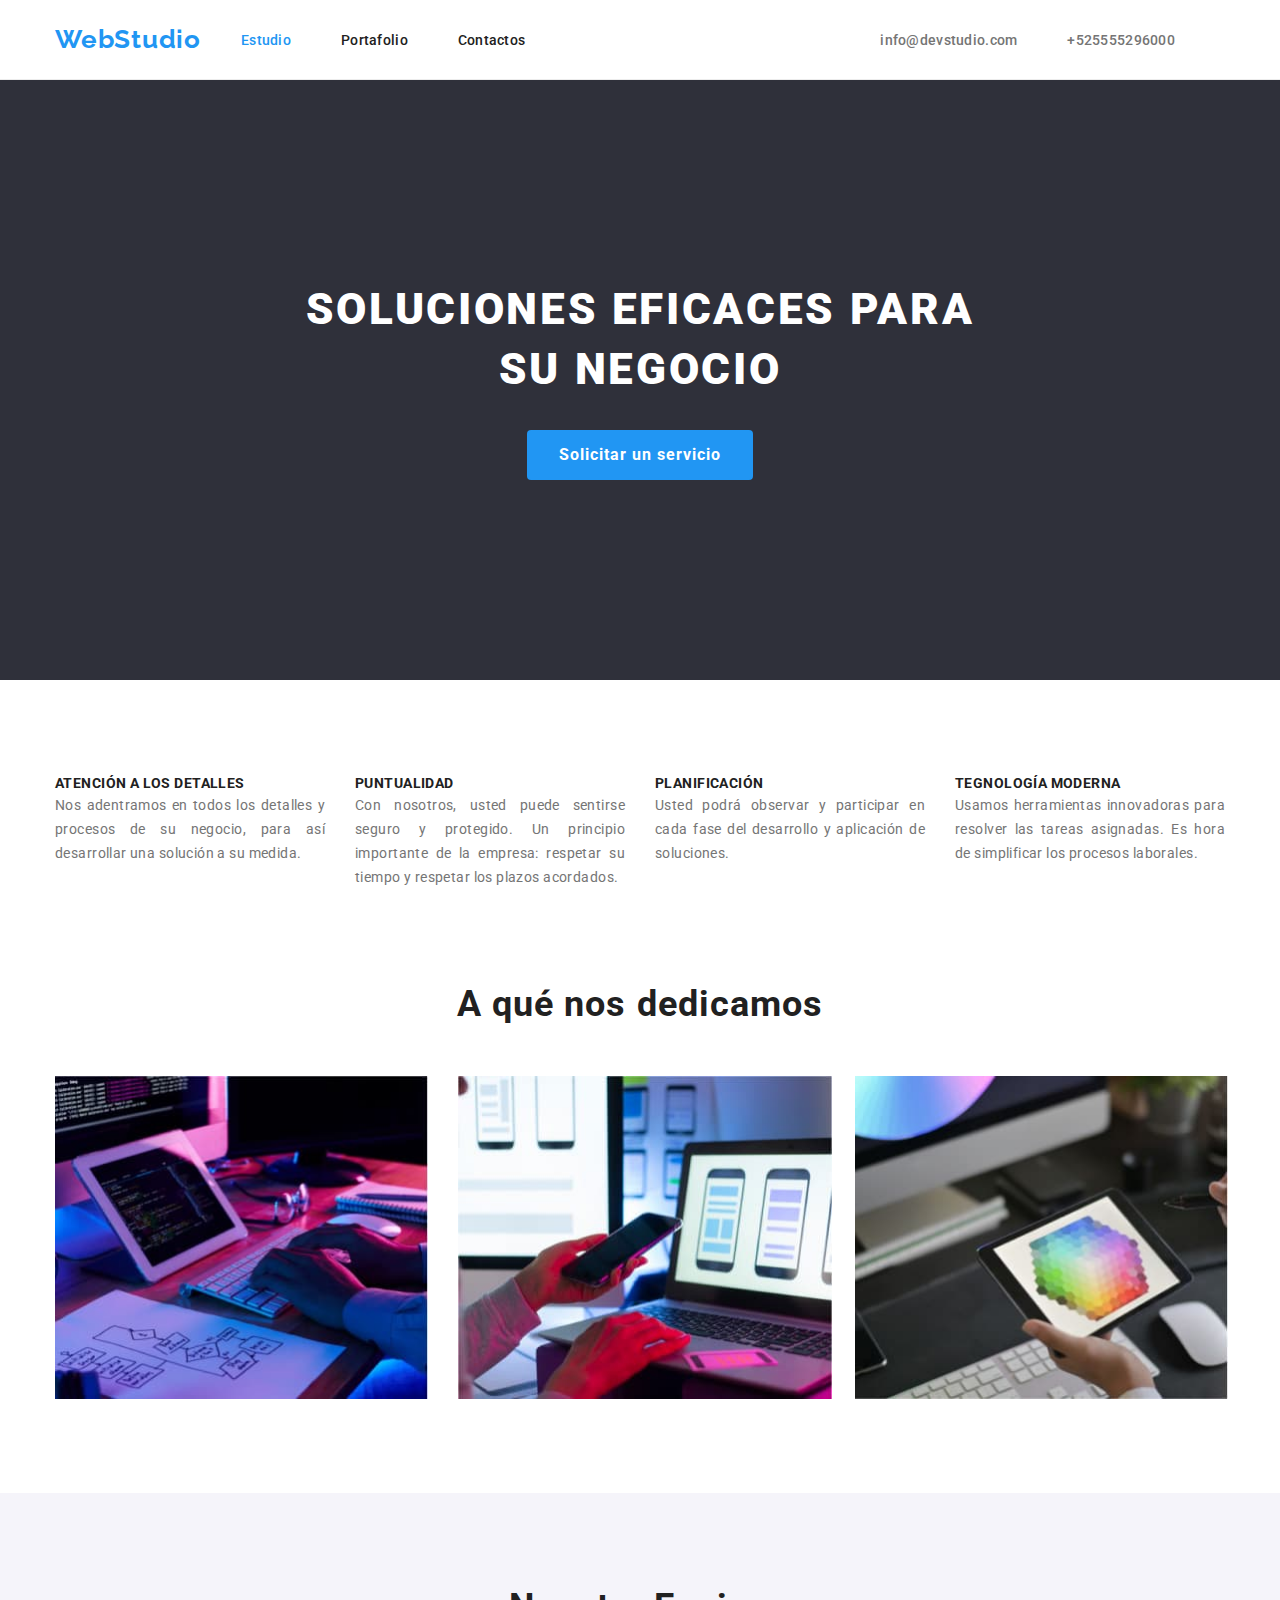
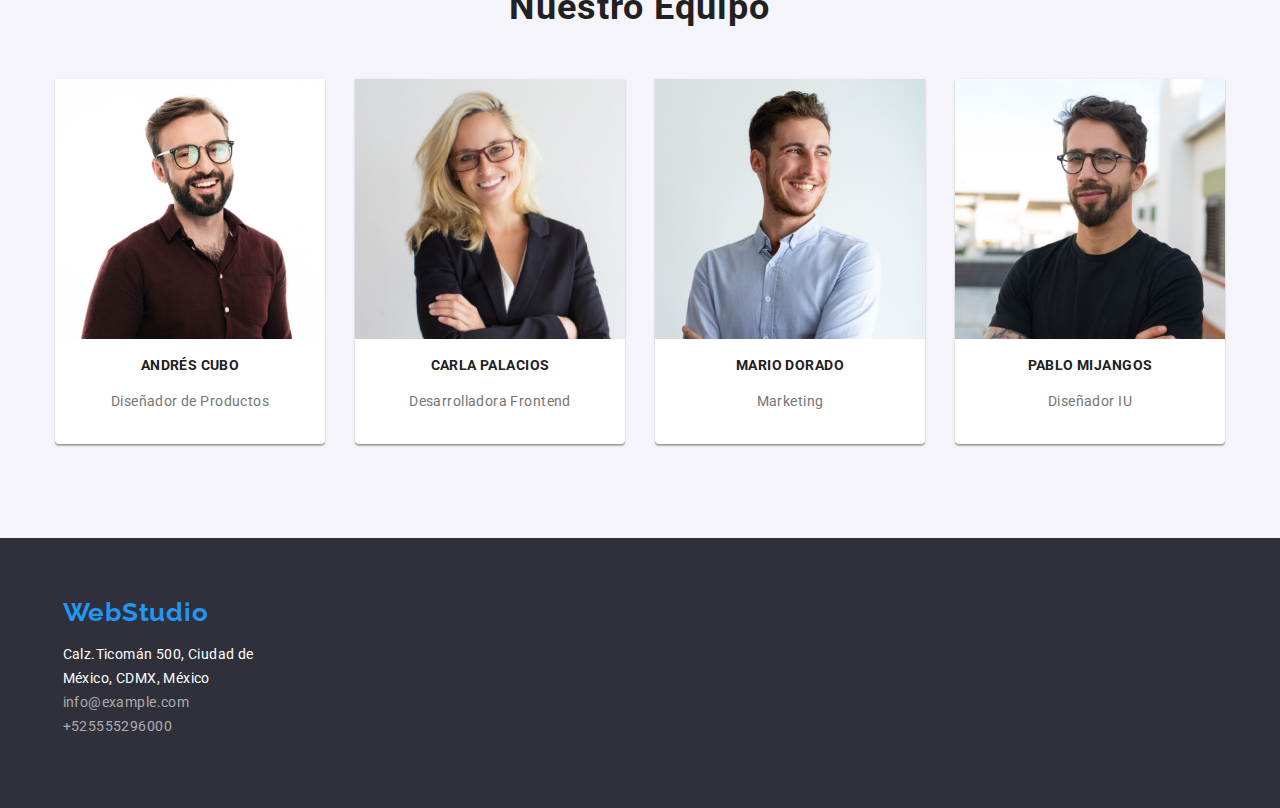
<file: index.html>
<!DOCTYPE html>
<html lang="en">
<head>
    <meta charset="UTF-8">
    <title>Document</title>
    <link rel="stylesheet" href="./css/modern-normalize.css">
    <link rel="stylesheet" href="./css/style.css">
    <link rel="preconnect" href="https://fonts.googleapis.com">
    <link rel="preconnect" href="https://fonts.gstatic.com" crossorigin>
    <link href="https://fonts.googleapis.com/css2?family=Raleway:wght@400;700&family=Roboto:wght@400;500;700;900&display=swap" rel="stylesheet">
</head>

<body>
    <header class="header">
    <div class="container-header">
     <nav class="head">
            <a class="link-web" href="">WebStudio</a>
            <!-- La navegación а otros sitios -->
            <ul class="link-nav">
                <li class="current"><a href="./index.html">Estudio</a></li>
                <li><a href="./portfolio.html">Portafolio</a></li>
                <li><a href="">Contactos</a></li>

            </ul>
            </nav>

        <ul class="contact">
            <li><a class="email" href="mailto:info@devstudio.com">info@devstudio.com</a></li>
            <li><a class="Contacto" href="tel:+525555296000">+525555296000</a></li>
        </ul>
        </div>
    </header> 

    <main>
<!-- Contenedor titulo principal -->
        <section class="hero">
        <div class="hero-section">
            <h1  class="tittle">SOLUCIONES EFICACES PARA SU NEGOCIO</h1>
            <button  class="button" type="button">Solicitar un servicio</button>
        </div>
        </section>

<!-- descripcion -->
<section class="section">
    <div class="container">
        <ul class="details-principal">
            <li>
                <h3 class="principal-tittle">ATENCIÓN A LOS DETALLES</h3>
                <p class="principal-text">Nos adentramos en todos los detalles y procesos de su negocio, para así desarrollar una solución a su medida.</p>
                </li>
             <li>
                    <h3 class="principal-tittle">PUNTUALIDAD</h3>
                     <P class="principal-text">Con nosotros, usted puede sentirse seguro y protegido. Un
                     principio
                     importante de la empresa: respetar su tiempo y
                    respetar los plazos acordados.</P>
                    </li>
            <li>
                        <h3 class="principal-tittle">PLANIFICACIÓN</h3>
                        <P class="principal-text">Usted podrá observar y participar en cada fase del desarrollo y
                            aplicación de soluciones.</P>
                    </li>
                    
            <li>
                        <h3 class="principal-tittle">TEGNOLOGÍA MODERNA</h3>
                        <P class="principal-text">Usamos herramientas innovadoras para resolver las tareas
                            asignadas. Es
                            hora de simplificar los procesos laborales.</P>
                    </li>
                </ul>
        </div>


</section>
    
    
    <!-- A que se dedican -->

    <section class="container-images">
        <div class="container">
            <h2 class="tittle-img-prin">A qué nos dedicamos</h2>
            <ul class="list-img">
                <li class="images-details">
                <img class="image-prin-details" src="images/hombreescribiendo.jpg" width="370" alt="imagenfigma">
                </li>
                <li class="images-deta1">
                <img class="image-prin-details" src="images/computadoratlf.jpg" width="370" alt="imagenfigma">
                </li>
                <li class="images-details">
                <img class="image-prin-details" src="images/ipad.jpg" width="370" alt="imagenfigma">
                </li>
             </ul>
        </div>
    </section>
               
 <!-- Imagenes equipo -->

        <section class="equipment  section">
            <div class="container">
                <h2 class="tittle-prin-equip">Nuestro Equipo</h2>
                <ul class="list-equip">
                <li class="conten-img-equip">
                <img class="imag-prin-equip" src="images/hombrelentescamisamarron.jpg" width="270" alt="imagenfigma">
                <h3 class="tittle-principal">Andrés Cubo</h3>
                <p class="text-principal">Diseñador de Productos</p>
                </li>
    
                <li class="conten-img-equip">
                <img class="imag-prin-equip" src="images/mujer.jpg" width="270" alt="imagenfigma">
                <h3 class="tittle-principal">Carla Palacios</h3>
                <p class="text-principal">Desarrolladora Frontend</p>
                </li>
    
                <li class="conten-img-equip">
                <img class="imag-prin-equip" src="images/hombresinlentes.jpg" width="270" alt="imagenfigma">
                <h3 class="tittle-principal">Mario Dorado</h3>
                <p class="text-principal">Marketing</p>
                </li>
    
                <li class="conten-img-equip1">
                <img class="imag-prin-equip" src="images/hombrecamisanegra.jpg" width="270" alt="imagenfigma">
                <h3 class="tittle-principal">Pablo Mijangos</h3>
                <p class="text-principal">Diseñador IU </p>

                     </li>
                </ul>
            </div>
        </section>
</main>

    <footer>
        <div class="container">
        <a class="link-web" href="">WebStudio</a>
        <address>
            <ul class="link-footer">
                <li><a class="link-map" href="">Calz.Ticomán 500, Ciudad de México, CDMX, México</a></li>
                <li><a class="link-con" href="mailto:info@example.com" title="EnviarCorreo">info@example.com</a></li>
                <li><a class="link-con" href="tel:+525555296000">+525555296000</a></li>
                </ul>
            </address> 
        </div>
    </footer>
       
    
        
</body>
</html>
</file>
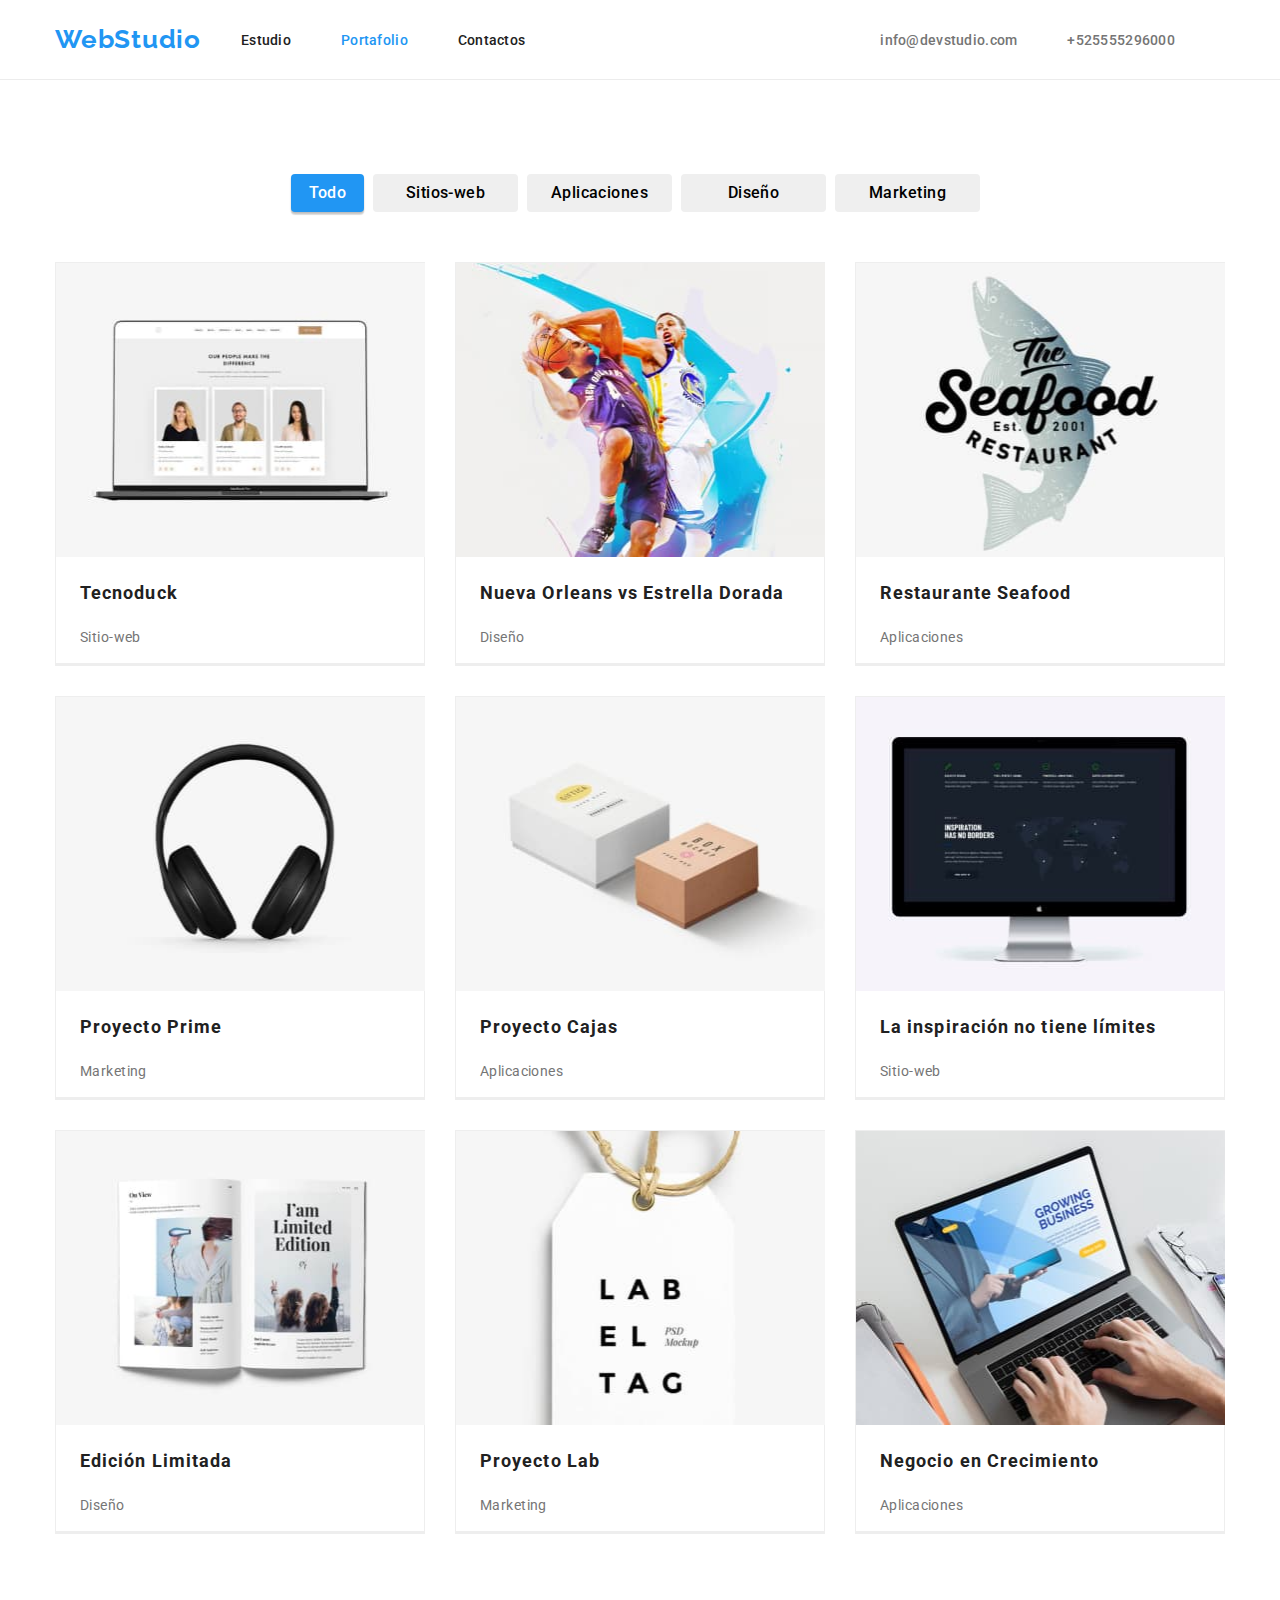
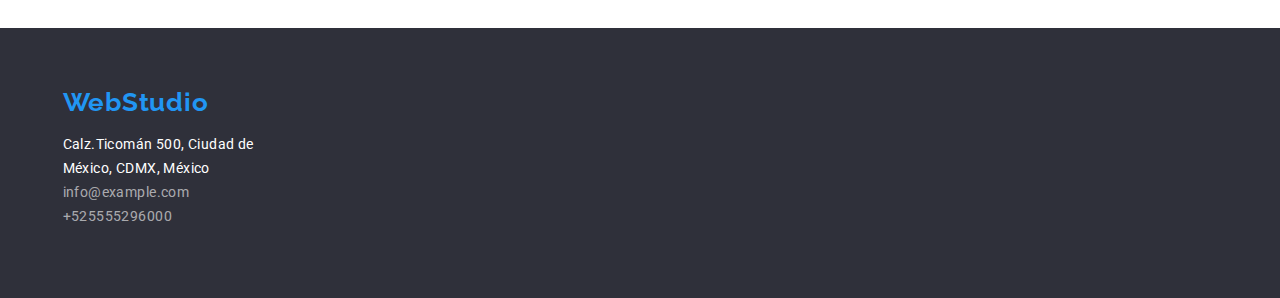
<file: portfolio.html>
<!DOCTYPE html>
<html lang="en">
<head>
    <meta charset="UTF-8">
    <title>Document</title>
    <link rel="stylesheet" href="./css/modern-normalize.css">
    <link rel="stylesheet" href="./css/style.css">
    <link rel="preconnect" href="https://fonts.googleapis.com">
    <link rel="preconnect" href="https://fonts.gstatic.com" crossorigin>
    <link href="https://fonts.googleapis.com/css2?family=Raleway:wght@400;700&family=Roboto:wght@400;500;700;900&display=swap" rel="stylesheet">
</head>
<body>  
<header class="header">
    <div class="container-header">
    <nav class="head">
        <a class="link-web" href="">WebStudio</a>
        <!-- navegación а otros sitios -->
        <ul class="link-nav">
            <li><a href="./index.html">Estudio</a></li>
            <li class="current"><a href="./portfolio.html">Portafolio</a></li>
            <li><a href="#">Contactos</a></li>

        </ul>
    </nav>
    <ul class="contact">
        <li><a class="email" href="mailto:info@devstudio.com">info@devstudio.com</a></li>
        <li><a class="Contacto" href="tel:+525555296000">+525555296000</a></li>

    </ul>
</div>
</header> 

<main>
     <!-- Contenedor del portafolio -->
     <div class="section">
        <div class="container">
        <section class="body-portafolio">
            <h1 class="h1-portfolio">titulo portafolio</h1>

                 <!-- Contenedor de botones -->
        <ul class="cont-button">
            <li class="cont-boton">
                 <button class="botton1" type="button" >Todo</button>
            </li>
            <li class="cont-boton">
                <button class="botton" type="button" >Sitios-web</button>
            </li>
            <li class="cont-boton">
                <button class="botton" type="button" >Aplicaciones</button>
            </li>
            <li class="cont-boton">
                <button class="botton" type="button" >Diseño</button>
            </li>
            <li class="cont-boton">
                <button class="botton" type="button" >Marketing</button>
            </li>
        </ul>

         <!-- Contenedor de imagenes -->
         <ul class="list">
            <li class="cont-img-portafolio">
                <a href="#" class="link-portafolio">
                    <img class="img-por"  src="./images/tecnoduck.jpg" width="370" alt="imagenfigma">
                    <h2 class="portfolio-tittle">Tecnoduck</h2>
                    <p class="portfolio-text">Sitio-web</p>
                </a>
            </li>
            <li class="cont-img-portafolio">
                <a href="#" class="link-portafolio">
                    <img class="img-por" src="./images/jugadores.jpg" width="370" alt="imagenfigma">
                    <h2 class="portfolio-tittle">Nueva Orleans vs Estrella Dorada</h2>
                    <p class="portfolio-text">Diseño</p>
                </a>
                </li>

            <li class="cont-img-portafolio1">
                <a href="#" class="link-portafolio">
                    <img class="img-por" src="./images/seafood.jpg" width="370" alt="imagenfigma">
                    <h2 class="portfolio-tittle">Restaurante Seafood</h2>
                    <p class="portfolio-text">Aplicaciones</p>
                </a>
            </li>
                
            <li class="cont-img-portafolio">
                <a href="#" class="link-portafolio">
                    <img class="img-por" src="./images/audifonos.jpg" width="370" alt="imagenfigma">
                    <h2 class="portfolio-tittle">Proyecto Prime</h2>
                    <p class="portfolio-text">Marketing</p>
                </a>
            </li>
                
            <li class="cont-img-portafolio">
                <a href="#" class="link-portafolio">
                    <img class="img-por" src="./images/cajas.jpg" width="370" alt="imagenfigma">
                    <h2 class="portfolio-tittle">Proyecto Cajas</h2>
                    <p class="portfolio-text">Aplicaciones</p>
                </a>
            </li>
                
            <li class="cont-img-portafolio1">
                <a href="#" class="link-portafolio">
                    <img class="img-por" src="./images/computadora.jpg" width="370" alt="imagenfigma">
                    <h2 class="portfolio-tittle">La inspiración no tiene límites</h2>
                    <p class="portfolio-text">Sitio-web</p>
                </a>
            </li>
            
            <li class="cont-img-portafolio2">
                <a href="#" class="link-portafolio">
                    <img class="img-por" src="./images/revista.jpg" width="370" alt="imagenfigma">
                    <h2 class="portfolio-tittle">Edición Limitada</h2>
                    <p class="portfolio-text">Diseño</p>
                </a>
            </li>
            
            <li class="cont-img-portafolio2">
                <a href="#" class="link-portafolio">
                    <img class="img-por" src="./images/tags.jpg" width="370" alt="imagenfigma">
                    <h2 class="portfolio-tittle">Proyecto Lab</h2>
                    <p class="portfolio-text">Marketing</p>
                </a> 
            </li>
                
            <li class="cont-img-portafolio3">
                <a href="#" class="link-portafolio">
                    <img class="img-por" src="./images/negocio.jpg" width="370" alt="imagenfigma">
                    <h2 class="portfolio-tittle">Negocio en Crecimiento</h2>
             <p class="portfolio-text">Aplicaciones</p>
                </a> 
            </li>
        </ul>
    </section>
</div>
</div>
</main> 
    <footer>
        <div a class="container">
    <a class="link-web" href="">WebStudio</a>
    <address>
        <ul class="link-footer">
            <li><a class="link-map" href="">Calz.Ticomán 500, Ciudad de México, CDMX, México</a></li>
            <li><a class="link-con"  href="mailto:info@example.com" title="EnviarCorreo">info@example.com</a></li>
            <li><a class="link-con" href="tel:+525555296000">+525555296000</a></li>
        </ul>
     </address> 
    </div>
    </footer>

</body>
</html>
</file>
<file: css/style.css>
body {
    font-family: 'Roboto', sans-serif;
    background: #FFFFFF(0, 83%, 57%);
    color: rgba(33, 33, 33, 1);
    font-size: 14px;
    letter-spacing:0.03em;
}

:root {
    --var-color-text: #757575;
    --var-color-fondo-hover-focus: #2196F3;
    --var-colo-text-hover-focus: #FFFFFF;
    --var-color-fondo: #2F303A;
    --var-color-fondo1: #F5F4FA;
}

.container {
    width: 1200px;
    /* padding-left: 15px;
    padding-right: 15px; */
    padding-left: 15px;
    padding-right: 15px;
    margin: 0 auto;
}

.container-header {
display: flex;
width: 1200px;
/* padding-left: 15px;
padding-right: 15px; */
margin-left: 15px;
margin-right: 15px;
margin: 0 auto;
}

.section {
    margin: 0 auto;
    padding-top: 94px;
    padding-bottom: 94px;
    /* background: #2196F3; */
}




/*  trabajamos en el header */
/* en esta posicion trabajo el logo de la pagina*/
.header  {
    display: flex;
    background: #FFFFFF;
    height: 80px;
    border-bottom: 1px solid #ECECEC;
      
}

.head {
    display: flex;
    padding-left: 15px;

}
.link-web  {
    text-decoration: none;
    margin: auto;
 
    font-family: 'Raleway';
    font-style: normal;
    font-weight: 700;
    font-size: 26px;
    line-height: 1.15em;
    text-align: right;
    letter-spacing: 0.03em;
    color: #2196F3;
}



/*trabajo lista de navegacion*/
.link-nav {
    display: flex;
     list-style: none;
     margin:auto;
}

.link-nav a {
    text-decoration: none;
    font-style: normal;
    color: var(--var-color-title);
    font-weight: 500;
    font-size: 14px;
    line-height: 1.7142em;
    letter-spacing: 0.02em;
    margin:auto;
    margin-right: 50px; 
}

.current {
    color:var(--var-color-fondo-hover-focus); 
}

.link-nav a:hover,
.link-nav a:focus,
.link-nav a:active {
    color: var(--var-color-fondo-hover-focus);
}

/*trabaje la lista de contactos*/


.contact {
    display: flex;
    list-style: none;
    margin:auto;
    padding: 0px;
    padding-left: 290px;
}

.contact a {
    text-decoration: none;
    font-style: normal;
    font-weight: 500;
    font-size: 14px;
    line-height: 1.7142em;
    letter-spacing: 0.02em;
    color: var(--var-color-text);
    margin-right: 50px;
    padding: 0px;
}

.contact a:hover,
.contact a:focus {
    color: var(--var-color-fondo-hover-focus);
}
/*ya esta listo el header, vamos con el main*/

main {
    background: var(--var-colo-text-hover-focus);
    ;
}

main li {
    list-style: none;
}



/*Trabajo en la seccion principal*/

.hero{
    align-items: center;
    background: var(--var-color-fondo);
}

.hero-section{
    margin-left: auto;
    margin-right: auto;
    width: 696px;
    padding-top: 200px;
    padding-bottom: 200px;
    text-align: center;
}

.section {
    padding-bottom: 94px;
    padding-top: 94px;
    /* background: #2196F3; */
}

.tittle {
    width: 696px;
    display: block;
    margin: 0 auto;
    padding: 0px;
    padding-bottom: 30px;
    font-style: normal;
    font-weight: 900;
    font-size: 44px;
    line-height: 1.363em;
    /* or 136% */

    text-align: center;
    justify-content: center;
    letter-spacing: 0.06em;
    text-transform: uppercase;

    color:  rgba(255, 255, 255, 1);
    ;

}

/* Trabajo centrar boton principall */
.button {
    /* Centrar boton */
    display: flex;
    margin: 0 auto;
    align-items: center;
    justify-content: center;
    background: #2196F3;
    color: #FFFFFF;
    padding-top: 10px;
    padding-left: 32px;
    padding-right: 32px;
    padding-bottom: 10px;

/* Le damos estilo a las letras  */
    font-family: inherit;
    font-style: normal;
    font-weight: 700;
    font-size: 16px;
    line-height: 1.875em;
    letter-spacing: 0.06em;
    cursor: pointer;
    border-radius: 4px;
    border: 2px solid var(--brand-color);
    }
    
.button:hover,
.button:focus,
.button:active{
    background: var(--var-color-fondo-hover-focus);
    color: var(--var-colo-text-hover-focus);
}

.details-principal{
    display: flex;
    justify-content: center;
    margin: 0 auto;
    padding: 0px;
    gap: 30px;
}



.principal-tittle {
    font-style: normal;
    font-weight: 700;
    font-size: 14px;
    line-height: 1.428em;
    letter-spacing: 0.03em;
    text-transform: uppercase;
    margin: 0 auto;
    color: var(--var-color-title);
}

.principal-text {
    width: 270px;
    margin: auto;
    font-size: 14px;
    line-height: 1.71em;
    /* or 171% */
    letter-spacing: 0.03em;
    color: var(--var-color-text);
    text-align: justify;
}

.tittle-principal{
    font-style: normal;
    font-weight: 700;
    font-size: 14px;
    text-align: center;
    line-height: 1.428em;
    letter-spacing: 0.03em;
    text-transform: uppercase;
    color: var(--var-color-title);
}



.text-principal{
    margin: auto;
    font-size: 14px;
    text-align: center;
    line-height: 1.71em;
    /* or 171% */
    letter-spacing: 0.03em;
    color: var(--var-color-text);
}

/* Centramos las imagenes en la pagina principal */
.container-images{
    padding-bottom: 94px;
}

/* Trabajamos en los titulos del cuerpo h2 */
.tittle-img-prin {
    margin: auto;
    padding-bottom: 50px;
    font-style: normal;
    font-weight: 700;
    font-size: 36px;
    line-height: 1.166em;
    text-align: center;
    letter-spacing: 0.03em;
    color: var(--var-color-title);
}

.list-img {
    display: flex;
    margin: 0px;
    padding: 0px;
}

.images-deta1 {
    width: 373.16px;
    height: 323.7px;
    margin-left: 30.26px;
    margin-right: 23.42px;
}

.images-details {
    width: 373.16px;
    height: 323.7px;
}

.image-prin-details {
    width: 373.16px;
    height: 323.7px;
}


/* Trabajo en la section de nuestro equipo */

.equipment {
    background: var(--var-color-fondo1);
} 

/* Trabajamos en los titulos del cuerpo h2 */
.tittle-prin-equip {
    margin: auto;
    padding-bottom: 50px;
    font-style: normal;
    font-weight: 700;
    font-size: 36px;
    line-height: 1.166em;
    text-align: center;
    letter-spacing: 0.03em;
    color: var(--var-color-title);
}

.list-equip{
    display: flex;
    margin: auto;
    padding: 0px
}

.conten-img-equip {
    background: #FFFFFF;
    margin-right: 30px;
    padding-bottom: 30px;

    box-shadow: 0px 1px 3px rgba(0, 0, 0, 0.12), 0px 1px 1px rgba(0, 0, 0, 0.14), 0px 2px 1px rgba(0, 0, 0, 0.2);
    border-radius: 0px 0px 4px 4px;
}

.conten-img-equip1 {
    background: #FFFFFF;
    margin: 0 auto;
    box-shadow: 0px 1px 3px rgba(0, 0, 0, 0.12), 0px 1px 1px rgba(0, 0, 0, 0.14), 0px 2px 1px rgba(0, 0, 0, 0.2);
    border-radius: 0px 0px 4px 4px;
}

.imag-prin-equip {
    width: 270px;
    height: 260px;
}


.link-portafolio {
    text-decoration: none;
}

.body-portafolio {
    margin: 0 auto;
    padding: 0px;
}

.h1-portfolio{
    display: none;
}
/* Trabajo en la sección del boton pagina Portafolio */
.cont-button{
    display: flex;
    align-items: center;
    justify-content: center;
    margin: auto;
    padding: 0px;
    padding-bottom: 50px;
}

.botton1{
    width: 73px;
    height: 38px;
    margin-right: 9px;

    font-family: inherit;
    font-style: normal;
    font-weight: 500;
    font-size: 16px;
    line-height: 1.625em;
    text-align: center;
    letter-spacing: 0.03em;
    color: var(--var-colo-text-hover-focus);
    border: 2px solid var(--brand-color);
    box-shadow: 0px 3px 1px rgba(0, 0, 0, 0.1), 0px 1px 2px rgba(0, 0, 0, 0.08), 0px 2px 2px rgba(0, 0, 0, 0.12);
    border-radius: 4px;
    Background: var(--var-color-fondo-hover-focus);
}

.botton {
    width: 145px;
    height: 38px;
    margin-right: 9px;

    font-family: inherit;
    font-style: normal;
    font-weight: 500;
    font-size: 16px;
    line-height: 1.625em;
    border: 2px solid var(--brand-color);
    border-radius: 4px;
    /* identical to box height, or 162% */
    text-align: center;
    letter-spacing: 0.03em;
}
.botton:hover,
.botton:focus,
.botton:active,
.botton:hover,
.botton:focus,
.botton:active {
    cursor: pointer;
    background: var(--var-color-fondo-hover-focus);
    color: var(--var-colo-text-hover-focus);
    box-shadow: 0px 3px 1px rgba(0, 0, 0, 0.1), 0px 1px 2px rgba(0, 0, 0, 0.08), 0px 2px 2px rgba(0, 0, 0, 0.12);
}

.list {
    margin: 0 auto;
    padding: 0px;
    display: flex;
    flex-wrap: wrap;
    justify-content: center;
}
.cont-img-portafolio {
    width: 370px;
    height: 404px;
    margin-right: 30px;
    margin-bottom: 30px;
    border: 1px solid #EEEEEE;
    border-bottom: 3px solid #EEEEEE;
}

.cont-img-portafolio1 {
    width: 370px;
    height: 404px;
    margin-bottom: 30px;
    border: 1px solid #EEEEEE;
    border-bottom: 3px solid #EEEEEE;
}
.cont-img-portafolio2 {
    width: 370px;
    height: 404px;
    margin-right: 30px;
    border: 1px solid #EEEEEE;
    border-bottom: 3px solid #EEEEEE;
}
.cont-img-portafolio3 {
    width: 370px;
    height: 404px;
    border: 1px solid #EEEEEE;
    border-bottom: 3px solid #EEEEEE;
}

.cont-img-portafolio:hover,
.cont-img-portafolio1:hover,
.cont-img-portafolio2:hover,
.cont-img-portafolio3:hover {
    background: #FFFFFF;
    box-shadow: 0px 1px 1px rgba(0, 0, 0, 0.12), 0px 4px 4px rgba(0, 0, 0, 0.06), 1px 4px 6px rgba(0, 0, 0, 0.16);
}

.img-por {
    width: 370px;
    height: 294px;
    padding-right: 1px;
}

/* Trabajamos en los titulos del cuerpo h3 */
.portfolio-tittle {
    font-style: normal;
    font-weight: 700;
    font-size: 18px;
    line-height: 2em;
    color: #212121;
    /* identical to box height, or 200% */
    letter-spacing: 0.06em;
    margin-left: 24px;
}


.portfolio-text {
    margin-left: 24px;
    margin-right: 24px;
    font-size: 14px;
    line-height: 1.71em;
    letter-spacing: 0.03em;
    color: var(--var-color-text);
}
/* En esta posición trabajamos en el footer */

footer {
    min-width: 250;
    /* height: 252px; */
    padding-left: 15px;
    padding-top: 60px;
    padding-bottom: 60px;
    background: var(--var-color-fondo);
}

.link-web {
    text-decoration: none;
    font-family: 'Raleway';
    font-style: normal;
    font-weight: 700;
    font-size: 26px;
    line-height: 1.15em;
    color: #2196F3;
    /* identical to box height */
    letter-spacing: 0.03em;
}

.link-footer {
    list-style: none;
    font-style: normal;
    padding: 0%;
    width: 231px;
    height: 92px;
}

.link-footer a:hover,
.link-footer a:focus {
    color: var(--var-color-fondo-hover-focus);
}

.link-footer a {
    text-decoration: none;
    font-style: normal;

}

.link-map {
    font-style: normal;
    font-weight: 400;
    font-size: 14px;
    line-height: 1.7142em;
    /* or 171% */
    letter-spacing: 0.03em;
    color: #FFFFFF;
}

.link-con {
    font-style: normal;
    font-weight: 400;
    font-size: 14px;
    line-height: 1.7142em;
    ;
    /* or 171% */
    letter-spacing: 0.03em;
    color: rgba(255, 255, 255, 0.6);
}
</file>
